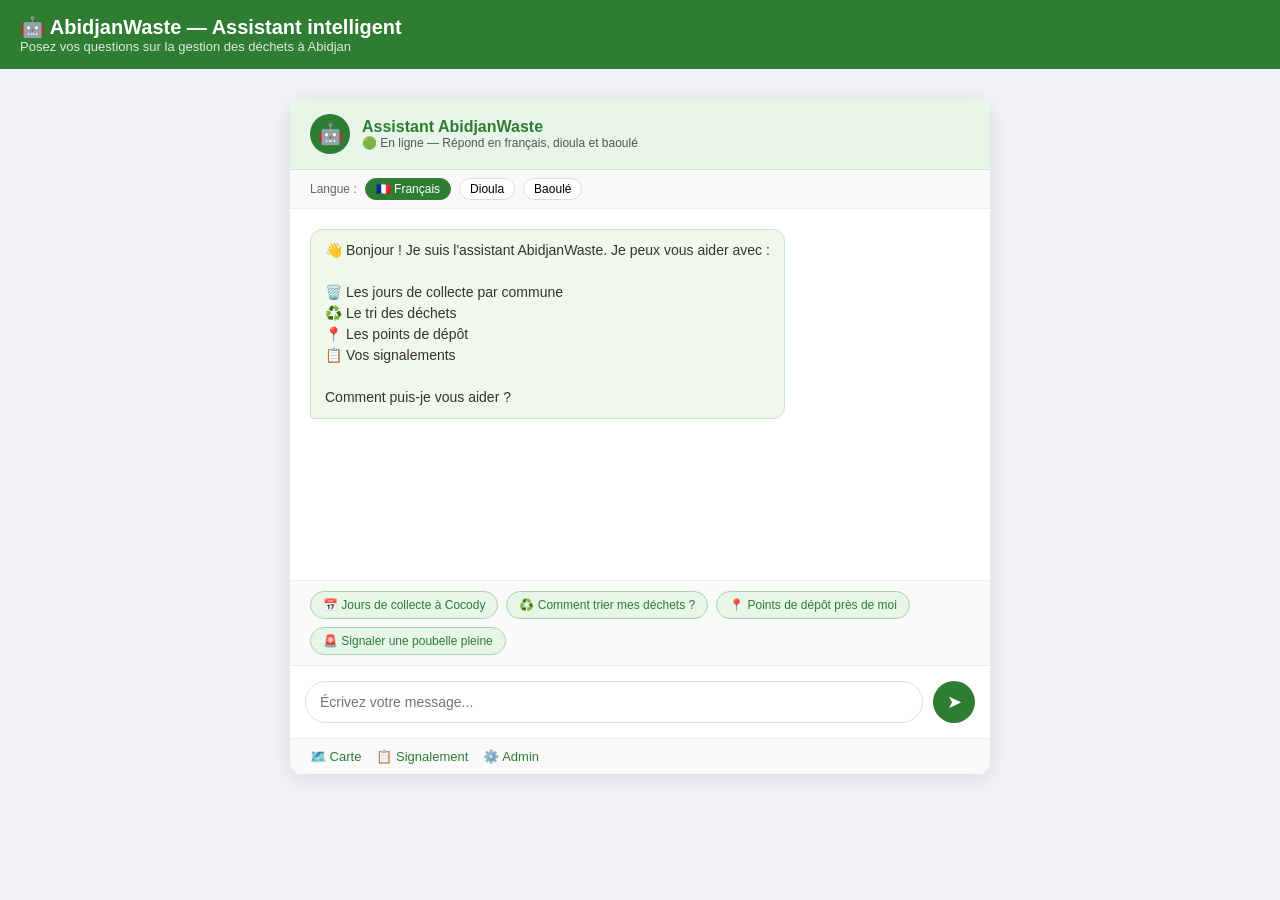
<file: templates/chatbot.html>
<!DOCTYPE html>
<html lang="fr">
<head>
    <meta charset="UTF-8">
    <meta name="viewport" content="width=device-width, initial-scale=1.0">
    <title>AbidjanWaste — Chatbot</title>
    <link rel="stylesheet" href="/static/css/style.css">
    <style>
        * { margin: 0; padding: 0; box-sizing: border-box; }
        body { font-family: Arial, sans-serif; background: #f0f2f5; }
        header {
            background: #2e7d32;
            color: white;
            padding: 15px 20px;
        }
        header h1 { font-size: 20px; }
        header p { font-size: 13px; opacity: 0.85; }
        .chat-container {
            max-width: 700px;
            margin: 30px auto;
            background: white;
            border-radius: 12px;
            box-shadow: 0 4px 20px rgba(0,0,0,0.1);
            overflow: hidden;
            display: flex;
            flex-direction: column;
            height: 75vh;
        }
        .chat-header {
            background: #e8f5e9;
            padding: 15px 20px;
            border-bottom: 1px solid #c8e6c9;
            display: flex;
            align-items: center;
            gap: 12px;
        }
        .bot-avatar {
            width: 40px; height: 40px;
            background: #2e7d32;
            border-radius: 50%;
            display: flex;
            align-items: center;
            justify-content: center;
            font-size: 20px;
        }
        .chat-header h2 { color: #2e7d32; font-size: 16px; }
        .chat-header p { color: #555; font-size: 12px; }
        .messages {
            flex: 1;
            overflow-y: auto;
            padding: 20px;
            display: flex;
            flex-direction: column;
            gap: 12px;
        }
        .message {
            max-width: 80%;
            padding: 10px 14px;
            border-radius: 12px;
            font-size: 14px;
            line-height: 1.5;
        }
        .message.bot {
            background: #f1f8e9;
            border: 1px solid #c8e6c9;
            align-self: flex-start;
            border-bottom-left-radius: 4px;
        }
        .message.user {
            background: #2e7d32;
            color: white;
            align-self: flex-end;
            border-bottom-right-radius: 4px;
        }
        .message.loading {
            background: #f5f5f5;
            color: #999;
            align-self: flex-start;
        }
        .suggestions {
            padding: 10px 20px;
            display: flex;
            gap: 8px;
            flex-wrap: wrap;
            border-top: 1px solid #eee;
            background: #fafafa;
        }
        .suggestion-btn {
            background: #e8f5e9;
            border: 1px solid #a5d6a7;
            color: #2e7d32;
            padding: 6px 12px;
            border-radius: 20px;
            cursor: pointer;
            font-size: 12px;
        }
        .suggestion-btn:hover { background: #c8e6c9; }
        .chat-input {
            display: flex;
            padding: 15px;
            border-top: 1px solid #eee;
            gap: 10px;
        }
        .chat-input input {
            flex: 1;
            padding: 10px 14px;
            border: 1px solid #ddd;
            border-radius: 25px;
            font-size: 14px;
            outline: none;
        }
        .chat-input input:focus { border-color: #2e7d32; }
        .btn-send {
            background: #2e7d32;
            color: white;
            border: none;
            width: 42px; height: 42px;
            border-radius: 50%;
            cursor: pointer;
            font-size: 18px;
        }
        .lang-selector {
            padding: 8px 20px;
            background: #f9f9f9;
            border-bottom: 1px solid #eee;
            display: flex;
            gap: 8px;
            align-items: center;
            font-size: 12px;
            color: #666;
        }
        .lang-btn {
            padding: 3px 10px;
            border-radius: 12px;
            border: 1px solid #ddd;
            background: white;
            cursor: pointer;
            font-size: 12px;
        }
        .lang-btn.active {
            background: #2e7d32;
            color: white;
            border-color: #2e7d32;
        }
        .nav-links {
            display: flex;
            gap: 15px;
            padding: 10px 20px;
            background: #f9f9f9;
            border-top: 1px solid #eee;
        }
        .nav-links a {
            color: #2e7d32;
            text-decoration: none;
            font-size: 13px;
        }
    </style>
</head>
<body>

<header>
    <h1>🤖 AbidjanWaste — Assistant intelligent</h1>
    <p>Posez vos questions sur la gestion des déchets à Abidjan</p>
</header>

<div class="chat-container">
    <div class="chat-header">
        <div class="bot-avatar">🤖</div>
        <div>
            <h2>Assistant AbidjanWaste</h2>
            <p>🟢 En ligne — Répond en français, dioula et baoulé</p>
        </div>
    </div>

    <div class="lang-selector">
        Langue :
        <button class="lang-btn active" onclick="setLang('fr', this)">🇫🇷 Français</button>
        <button class="lang-btn" onclick="setLang('dioula', this)">Dioula</button>
        <button class="lang-btn" onclick="setLang('baoule', this)">Baoulé</button>
    </div>

    <div class="messages" id="messages">
        <div class="message bot">
            👋 Bonjour ! Je suis l'assistant AbidjanWaste. Je peux vous aider avec :<br><br>
            🗑️ Les jours de collecte par commune<br>
            ♻️ Le tri des déchets<br>
            📍 Les points de dépôt<br>
            📋 Vos signalements<br><br>
            Comment puis-je vous aider ?
        </div>
    </div>

    <div class="suggestions">
        <button class="suggestion-btn" onclick="envoyerSuggestion(this.textContent)">📅 Jours de collecte à Cocody</button>
        <button class="suggestion-btn" onclick="envoyerSuggestion(this.textContent)">♻️ Comment trier mes déchets ?</button>
        <button class="suggestion-btn" onclick="envoyerSuggestion(this.textContent)">📍 Points de dépôt près de moi</button>
        <button class="suggestion-btn" onclick="envoyerSuggestion(this.textContent)">🚨 Signaler une poubelle pleine</button>
    </div>

    <div class="chat-input">
        <input type="text" id="user-input"
            placeholder="Écrivez votre message..."
            onkeypress="if(event.key==='Enter') envoyerMessage()">
        <button class="btn-send" onclick="envoyerMessage()">➤</button>
    </div>

    <div class="nav-links">
        <a href="/carte/">🗺️ Carte</a>
        <a href="/signalement/">📋 Signalement</a>
        <a href="/admin/">⚙️ Admin</a>
    </div>
</div>

<script>
    let langue = 'fr';

    function setLang(lang, btn) {
        langue = lang;
        document.querySelectorAll('.lang-btn').forEach(b => b.classList.remove('active'));
        btn.classList.add('active');
    }

    function ajouterMessage(texte, type) {
        const messages = document.getElementById('messages');
        const div = document.createElement('div');
        div.className = `message ${type}`;
        div.innerHTML = texte;
        messages.appendChild(div);
        messages.scrollTop = messages.scrollHeight;
        return div;
    }

    function envoyerSuggestion(texte) {
        document.getElementById('user-input').value = texte;
        envoyerMessage();
    }

    function envoyerMessage() {
        const input = document.getElementById('user-input');
        const texte = input.value.trim();
        if (!texte) return;

        ajouterMessage(texte, 'user');
        input.value = '';

        const loading = ajouterMessage('⏳ En train de répondre...', 'loading');

        fetch('/api/chatbot/', {
            method: 'POST',
            headers: { 'Content-Type': 'application/json' },
            body: JSON.stringify({ message: texte, langue: langue })
        })
        .then(r => r.json())
        .then(data => {
            loading.remove();
            ajouterMessage(data.reponse, 'bot');
        })
        .catch(() => {
            loading.remove();
            ajouterMessage('❌ Erreur de connexion. Réessayez.', 'bot');
        });
    }
</script>

</body>
</html>
</file>
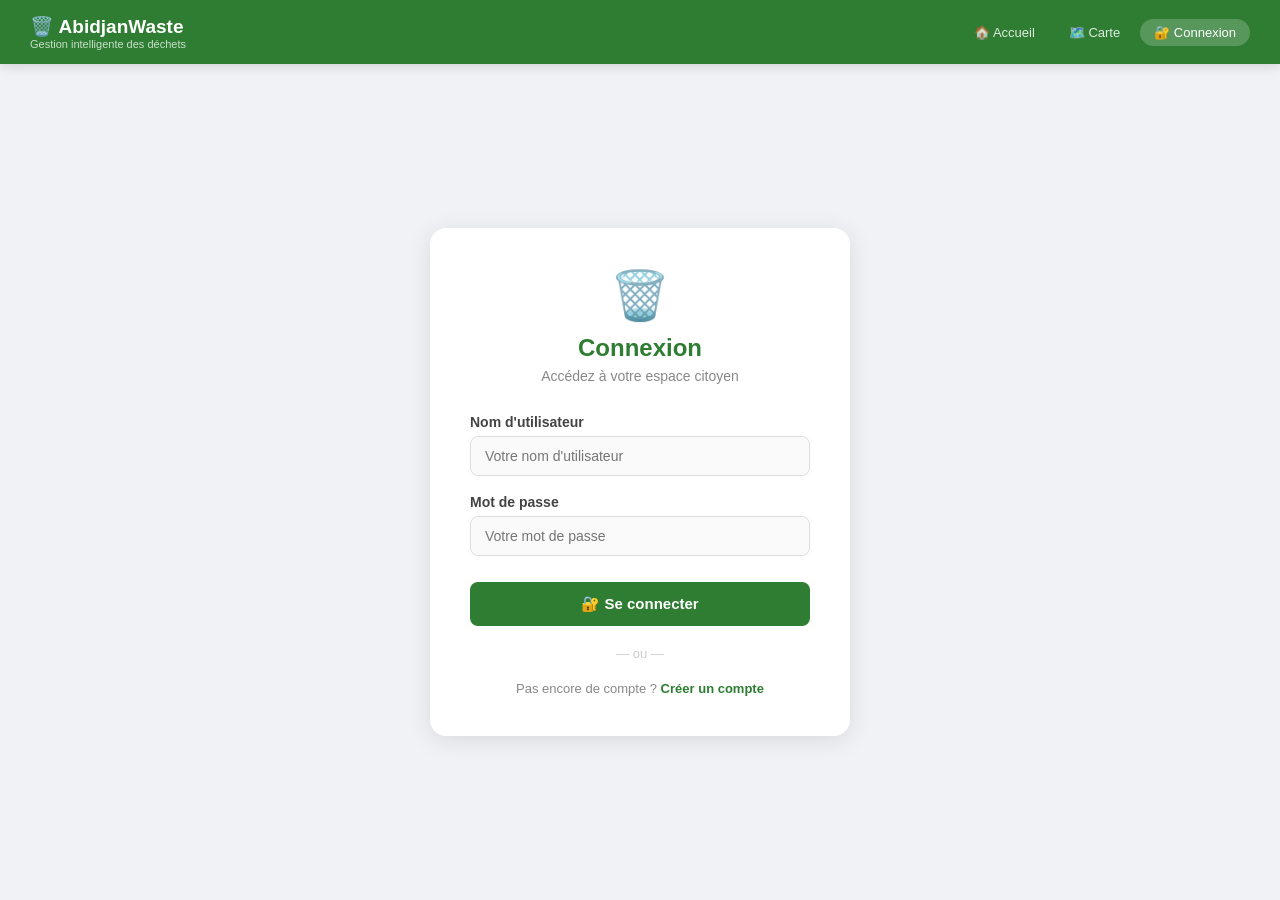
<file: templates/login.html>
<!DOCTYPE html>
<html lang="fr">
<head>
    <meta charset="UTF-8">
    <meta name="viewport" content="width=device-width, initial-scale=1.0">
    <title>AbidjanWaste — Connexion</title>
    <link rel="stylesheet" href="/static/css/style.css">
    <style>
        body { display: flex; flex-direction: column; min-height: 100vh; }
        .auth-container {
            flex: 1;
            display: flex;
            align-items: center;
            justify-content: center;
            padding: 30px;
        }
        .auth-card {
            background: white;
            border-radius: 16px;
            box-shadow: 0 4px 24px rgba(0,0,0,0.1);
            padding: 40px;
            width: 100%;
            max-width: 420px;
        }
        .auth-logo {
            text-align: center;
            margin-bottom: 30px;
        }
        .auth-logo h2 { color: #2e7d32; font-size: 24px; margin-bottom: 6px; }
        .auth-logo p { color: #888; font-size: 14px; }
        .form-group { margin-bottom: 18px; }
        .form-label { display: block; font-weight: 600; margin-bottom: 6px; font-size: 14px; color: #444; }
        .form-control {
            width: 100%;
            padding: 11px 14px;
            border: 1.5px solid #ddd;
            border-radius: 8px;
            font-size: 14px;
            background: #fafafa;
            transition: border-color 0.2s;
        }
        .form-control:focus { outline: none; border-color: #2e7d32; background: white; }
        .btn-submit {
            width: 100%;
            background: #2e7d32;
            color: white;
            border: none;
            padding: 13px;
            border-radius: 8px;
            font-size: 15px;
            font-weight: 700;
            cursor: pointer;
            margin-top: 8px;
        }
        .btn-submit:hover { background: #1b5e20; }
        .auth-footer {
            text-align: center;
            margin-top: 20px;
            font-size: 13px;
            color: #888;
        }
        .auth-footer a { color: #2e7d32; text-decoration: none; font-weight: 600; }
        .error-msg {
            background: #ffebee;
            color: #c62828;
            padding: 10px 14px;
            border-radius: 8px;
            font-size: 13px;
            margin-bottom: 16px;
        }
        .divider {
            text-align: center;
            color: #ccc;
            margin: 20px 0;
            font-size: 13px;
        }
    </style>
</head>
<body>

<nav class="navbar">
    <a href="/" class="navbar-brand">
        <div>
            <h1>🗑️ AbidjanWaste</h1>
            <p>Gestion intelligente des déchets</p>
        </div>
    </a>
    <div class="navbar-nav">
        <a href="/">🏠 Accueil</a>
        <a href="/carte/">🗺️ Carte</a>
        <a href="/login/" class="active">🔐 Connexion</a>
    </div>
</nav>

<div class="auth-container">
    <div class="auth-card">
        <div class="auth-logo">
            <div style="font-size:48px;margin-bottom:10px">🗑️</div>
            <h2>Connexion</h2>
            <p>Accédez à votre espace citoyen</p>
        </div>

        <div id="error-msg" class="error-msg" style="display:none"></div>

        <div class="form-group">
            <label class="form-label">Nom d'utilisateur</label>
            <input type="text" id="username" class="form-control" placeholder="Votre nom d'utilisateur">
        </div>

        <div class="form-group">
            <label class="form-label">Mot de passe</label>
            <input type="password" id="password" class="form-control" placeholder="Votre mot de passe">
        </div>

        <button class="btn-submit" onclick="seConnecter()">🔐 Se connecter</button>

        <div class="divider">— ou —</div>

        <div class="auth-footer">
            Pas encore de compte ? <a href="/register/">Créer un compte</a>
        </div>
    </div>
</div>

<script>
function seConnecter() {
    const username = document.getElementById('username').value;
    const password = document.getElementById('password').value;

    if (!username || !password) {
        afficherErreur('Veuillez remplir tous les champs.');
        return;
    }

    fetch('/api/auth/login/', {
        method: 'POST',
        headers: { 'Content-Type': 'application/json' },
        body: JSON.stringify({ username, password })
    })
    .then(r => r.json())
    .then(data => {
        if (data.success) {
            window.location.href = '/';
        } else {
            afficherErreur(data.error || 'Identifiants incorrects.');
        }
    })
    .catch(() => afficherErreur('Erreur de connexion.'));
}

function afficherErreur(msg) {
    const el = document.getElementById('error-msg');
    el.textContent = msg;
    el.style.display = 'block';
}

document.addEventListener('keypress', e => {
    if (e.key === 'Enter') seConnecter();
});
</script>

</body>
</html>
</file>
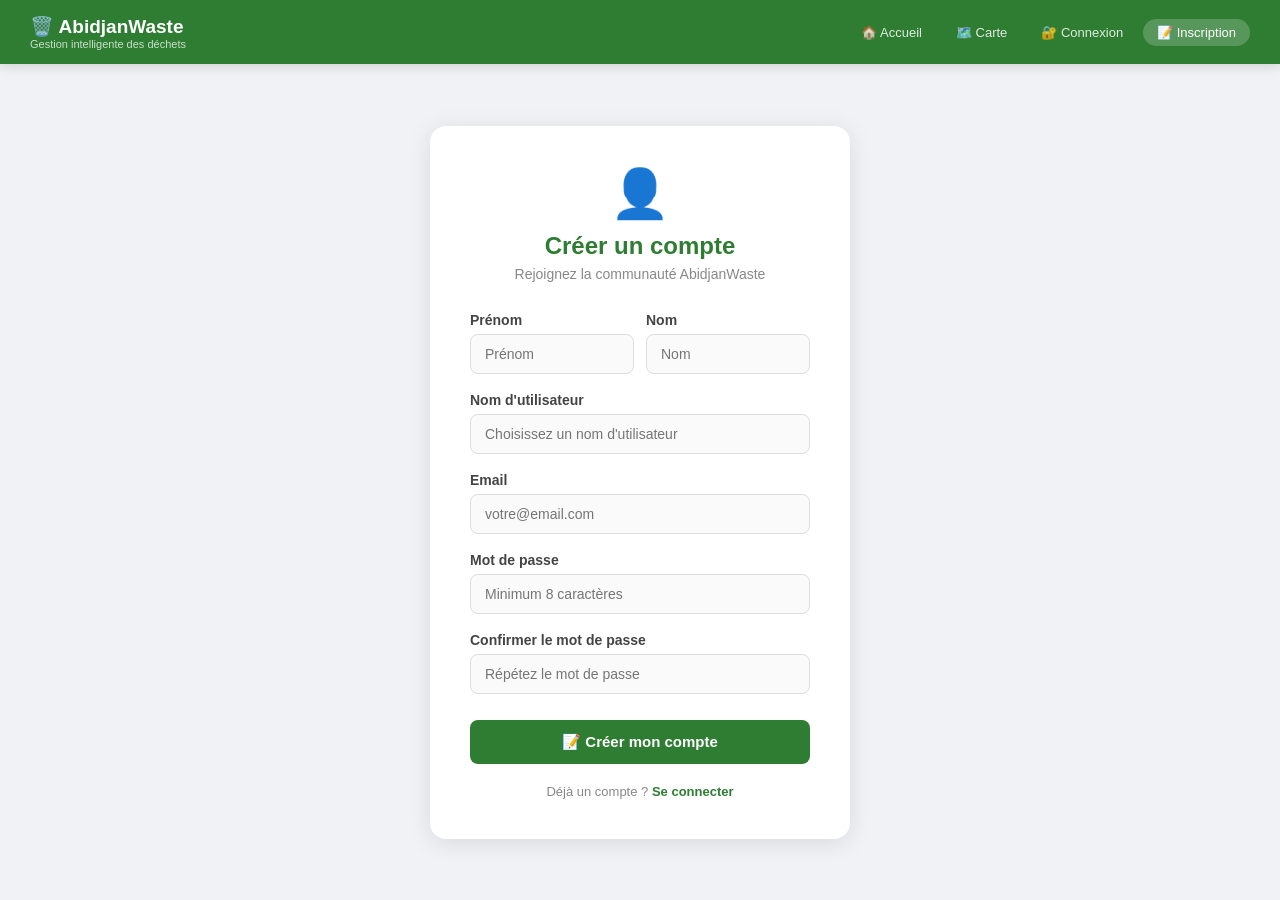
<file: templates/register.html>
<!DOCTYPE html>
<html lang="fr">
<head>
    <meta charset="UTF-8">
    <meta name="viewport" content="width=device-width, initial-scale=1.0">
    <title>AbidjanWaste — Inscription</title>
    <link rel="stylesheet" href="/static/css/style.css">
    <style>
        body { display: flex; flex-direction: column; min-height: 100vh; }
        .auth-container {
            flex: 1;
            display: flex;
            align-items: center;
            justify-content: center;
            padding: 30px;
        }
        .auth-card {
            background: white;
            border-radius: 16px;
            box-shadow: 0 4px 24px rgba(0,0,0,0.1);
            padding: 40px;
            width: 100%;
            max-width: 420px;
        }
        .auth-logo { text-align: center; margin-bottom: 30px; }
        .auth-logo h2 { color: #2e7d32; font-size: 24px; margin-bottom: 6px; }
        .auth-logo p { color: #888; font-size: 14px; }
        .form-group { margin-bottom: 18px; }
        .form-label { display: block; font-weight: 600; margin-bottom: 6px; font-size: 14px; color: #444; }
        .form-control {
            width: 100%;
            padding: 11px 14px;
            border: 1.5px solid #ddd;
            border-radius: 8px;
            font-size: 14px;
            background: #fafafa;
            transition: border-color 0.2s;
        }
        .form-control:focus { outline: none; border-color: #2e7d32; background: white; }
        .btn-submit {
            width: 100%;
            background: #2e7d32;
            color: white;
            border: none;
            padding: 13px;
            border-radius: 8px;
            font-size: 15px;
            font-weight: 700;
            cursor: pointer;
            margin-top: 8px;
        }
        .btn-submit:hover { background: #1b5e20; }
        .auth-footer { text-align: center; margin-top: 20px; font-size: 13px; color: #888; }
        .auth-footer a { color: #2e7d32; text-decoration: none; font-weight: 600; }
        .error-msg { background: #ffebee; color: #c62828; padding: 10px 14px; border-radius: 8px; font-size: 13px; margin-bottom: 16px; }
        .success-msg { background: #e8f5e9; color: #2e7d32; padding: 10px 14px; border-radius: 8px; font-size: 13px; margin-bottom: 16px; }
        .form-row { display: grid; grid-template-columns: 1fr 1fr; gap: 12px; }
    </style>
</head>
<body>

<nav class="navbar">
    <a href="/" class="navbar-brand">
        <div>
            <h1>🗑️ AbidjanWaste</h1>
            <p>Gestion intelligente des déchets</p>
        </div>
    </a>
    <div class="navbar-nav">
        <a href="/">🏠 Accueil</a>
        <a href="/carte/">🗺️ Carte</a>
        <a href="/login/">🔐 Connexion</a>
        <a href="/register/" class="active">📝 Inscription</a>
    </div>
</nav>

<div class="auth-container">
    <div class="auth-card">
        <div class="auth-logo">
            <div style="font-size:48px;margin-bottom:10px">👤</div>
            <h2>Créer un compte</h2>
            <p>Rejoignez la communauté AbidjanWaste</p>
        </div>

        <div id="error-msg" class="error-msg" style="display:none"></div>
        <div id="success-msg" class="success-msg" style="display:none"></div>

        <div class="form-row">
            <div class="form-group">
                <label class="form-label">Prénom</label>
                <input type="text" id="first_name" class="form-control" placeholder="Prénom">
            </div>
            <div class="form-group">
                <label class="form-label">Nom</label>
                <input type="text" id="last_name" class="form-control" placeholder="Nom">
            </div>
        </div>

        <div class="form-group">
            <label class="form-label">Nom d'utilisateur</label>
            <input type="text" id="username" class="form-control" placeholder="Choisissez un nom d'utilisateur">
        </div>

        <div class="form-group">
            <label class="form-label">Email</label>
            <input type="email" id="email" class="form-control" placeholder="votre@email.com">
        </div>

        <div class="form-group">
            <label class="form-label">Mot de passe</label>
            <input type="password" id="password" class="form-control" placeholder="Minimum 8 caractères">
        </div>

        <div class="form-group">
            <label class="form-label">Confirmer le mot de passe</label>
            <input type="password" id="password2" class="form-control" placeholder="Répétez le mot de passe">
        </div>

        <button class="btn-submit" onclick="sInscrire()">📝 Créer mon compte</button>

        <div class="auth-footer">
            Déjà un compte ? <a href="/login/">Se connecter</a>
        </div>
    </div>
</div>

<script>
function sInscrire() {
    const username = document.getElementById('username').value;
    const email = document.getElementById('email').value;
    const password = document.getElementById('password').value;
    const password2 = document.getElementById('password2').value;
    const first_name = document.getElementById('first_name').value;
    const last_name = document.getElementById('last_name').value;

    if (!username || !email || !password) {
        afficherErreur('Veuillez remplir tous les champs obligatoires.');
        return;
    }
    if (password !== password2) {
        afficherErreur('Les mots de passe ne correspondent pas.');
        return;
    }
    if (password.length < 8) {
        afficherErreur('Le mot de passe doit contenir au moins 8 caractères.');
        return;
    }

    fetch('/api/auth/register/', {
        method: 'POST',
        headers: { 'Content-Type': 'application/json' },
        body: JSON.stringify({ username, email, password, first_name, last_name })
    })
    .then(r => r.json())
    .then(data => {
        if (data.success) {
            document.getElementById('success-msg').textContent = '✅ Compte créé ! Redirection...';
            document.getElementById('success-msg').style.display = 'block';
            setTimeout(() => window.location.href = '/', 2000);
        } else {
            afficherErreur(data.error || 'Erreur lors de la création du compte.');
        }
    })
    .catch(() => afficherErreur('Erreur de connexion.'));
}

function afficherErreur(msg) {
    const el = document.getElementById('error-msg');
    el.textContent = msg;
    el.style.display = 'block';
}
</script>

</body>
</html>
</file>
<file: static/css/style.css>
/* ===== ABIDJANWASTE — STYLES GLOBAUX ===== */

:root {
    --vert: #2e7d32;
    --vert-dark: #1b5e20;
    --vert-light: #e8f5e9;
    --orange: #ff9800;
    --bleu: #1976d2;
    --rouge: #f44336;
    --gris: #f0f2f5;
    --blanc: #ffffff;
    --texte: #333333;
    --texte-muted: #888888;
    --shadow: 0 3px 15px rgba(0,0,0,0.08);
    --radius: 12px;
}

* { margin: 0; padding: 0; box-sizing: border-box; }
body { font-family: 'Segoe UI', Arial, sans-serif; background: var(--gris); color: var(--texte); }

/* NAVBAR */
.navbar {
    background: var(--vert);
    color: white;
    padding: 0 30px;
    display: flex;
    justify-content: space-between;
    align-items: center;
    height: 64px;
    position: sticky;
    top: 0;
    z-index: 1000;
    box-shadow: 0 2px 12px rgba(0,0,0,0.15);
}
.navbar-brand { display: flex; align-items: center; gap: 10px; text-decoration: none; color: white; }
.navbar-brand h1 { font-size: 19px; font-weight: 700; }
.navbar-brand p { font-size: 11px; opacity: 0.75; }
.navbar-nav { display: flex; gap: 6px; }
.navbar-nav a {
    color: white;
    text-decoration: none;
    padding: 6px 14px;
    border-radius: 20px;
    font-size: 13px;
    opacity: 0.85;
    transition: all 0.2s;
}
.navbar-nav a:hover, .navbar-nav a.active {
    background: rgba(255,255,255,0.2);
    opacity: 1;
}

/* CARDS */
.card {
    background: var(--blanc);
    border-radius: var(--radius);
    box-shadow: var(--shadow);
    padding: 24px;
}

/* BOUTONS */
.btn {
    display: inline-block;
    padding: 10px 22px;
    border-radius: 25px;
    font-size: 14px;
    font-weight: 600;
    text-decoration: none;
    border: none;
    cursor: pointer;
    transition: all 0.2s;
}
.btn-green { background: var(--vert); color: white; }
.btn-green:hover { background: var(--vert-dark); }
.btn-white { background: white; color: var(--vert); }
.btn-white:hover { background: var(--vert-light); }
.btn-outline { background: transparent; color: white; border: 2px solid rgba(255,255,255,0.6); }
.btn-outline:hover { background: rgba(255,255,255,0.15); }

/* BADGES */
.badge {
    padding: 4px 12px;
    border-radius: 20px;
    font-size: 11px;
    font-weight: 700;
}
.badge-attente { background: #fff3e0; color: #e65100; }
.badge-charge { background: #e3f2fd; color: #1565c0; }
.badge-resolu { background: #e8f5e9; color: #2e7d32; }

/* FOOTER */
.footer {
    background: var(--vert-dark);
    color: white;
    padding: 30px;
    text-align: center;
    margin-top: 40px;
}
.footer p { opacity: 0.8; font-size: 13px; margin-bottom: 6px; }
.footer-links { display: flex; gap: 20px; justify-content: center; margin-top: 12px; flex-wrap: wrap; }
.footer-links a { color: rgba(255,255,255,0.7); text-decoration: none; font-size: 13px; }
.footer-links a:hover { color: white; }

/* FORMULAIRES */
.form-group { margin-bottom: 20px; }
.form-label { display: block; font-weight: 600; margin-bottom: 6px; font-size: 14px; color: #444; }
.form-control {
    width: 100%;
    padding: 10px 14px;
    border: 1.5px solid #ddd;
    border-radius: 8px;
    font-size: 14px;
    background: #fafafa;
    transition: border-color 0.2s;
}
.form-control:focus { outline: none; border-color: var(--vert); background: white; }

/* ANIMATIONS */
@keyframes fadeIn { from { opacity: 0; transform: translateY(10px); } to { opacity: 1; transform: translateY(0); } }
.fade-in { animation: fadeIn 0.4s ease; }
</file>
